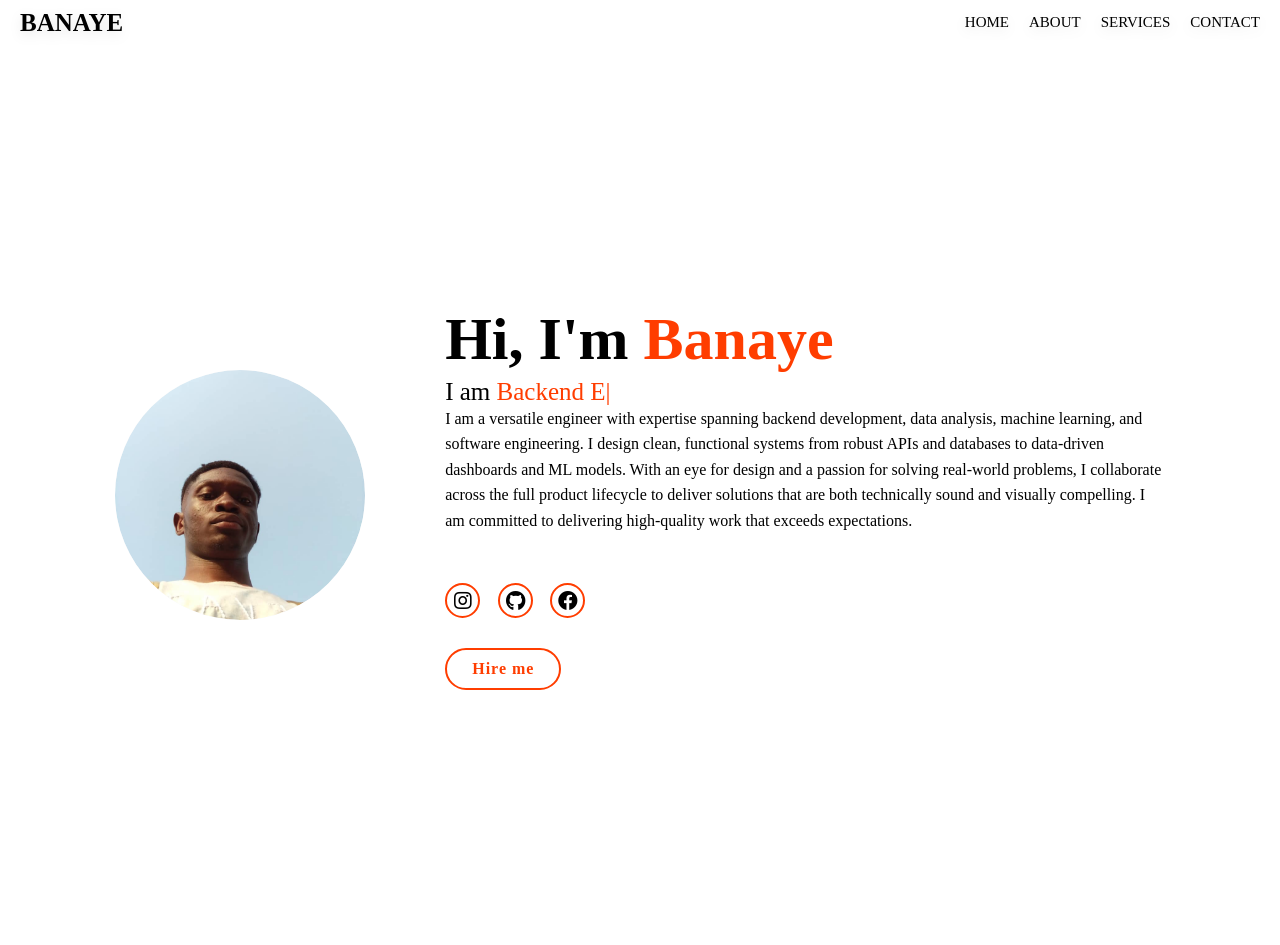
<file: index.html>
<!DOCTYPE html>
<html lang="en">
<head>
    <meta charset="UTF-8">
    <meta name="viewport" content="width=device-width, initial-scale=1.0">
    <link rel="stylesheet" href="https://fonts.googleapis.com/css2?family=Poppins:wght@300;400;500;600;700&display=swap">
    <link rel="stylesheet" href="https://cdnjs.cloudflare.com/ajax/libs/font-awesome/5.15.3/css/all.min.css">
    <link rel="stylesheet" href="styles.css">
    <script src="index.js"></script> 
    <title>portfolio</title>
</head>
<body>
        <header>
            <a href="#" class="logo" id="n-logo">Banaye</a>
            <nav>
                <ul>
                    <li><a href="#home" class="active">Home</a></li>
                    <li><a href="about.html">About</a></li>
                    <li><a href="services.html">Services</a></li>
                    <li><a href="contact.html">Contact</a></li>
                </ul>
            </nav>
        </header>
        <section class="home" id="n-home">
            <div class="home-img" id="n-home-img">
                <img src="den.jpg" alt="">

            </div>

            <div class="home-content">
                <h1>Hi, I'm <span>Banaye</span></h1>
                <h3 class="typing-text" id="n-typing-text">I am <span></span></h3>
                <p>
                   I am a versatile engineer with expertise spanning backend development,
                   data analysis, machine learning, and software engineering. I design clean,
                   functional systems from robust APIs and databases to data-driven dashboards
                   and ML models. With an eye for design and a passion for solving real-world problems,
                   I collaborate across the full product lifecycle to deliver solutions that are both
                   technically sound and visually compelling.
                   I am committed to delivering high-quality work that exceeds expectations.
                </p>
                <div class="social-icons" id="n-social-icons">
                    <a href="#"><i class="fab fa-instagram"></i></a>
                    <a href="https://github.com/banaye"><i class="fab fa-github"></i></a>
                    <a href="#"><i class="fab fa-facebook"></i></a>
                </div>
        
                <div class="hire-me-container">
                    <a href="hire.html" class="btn">Hire me</a>
                </div>
            </div>

        </section>

    
</body>
</html>
</file>
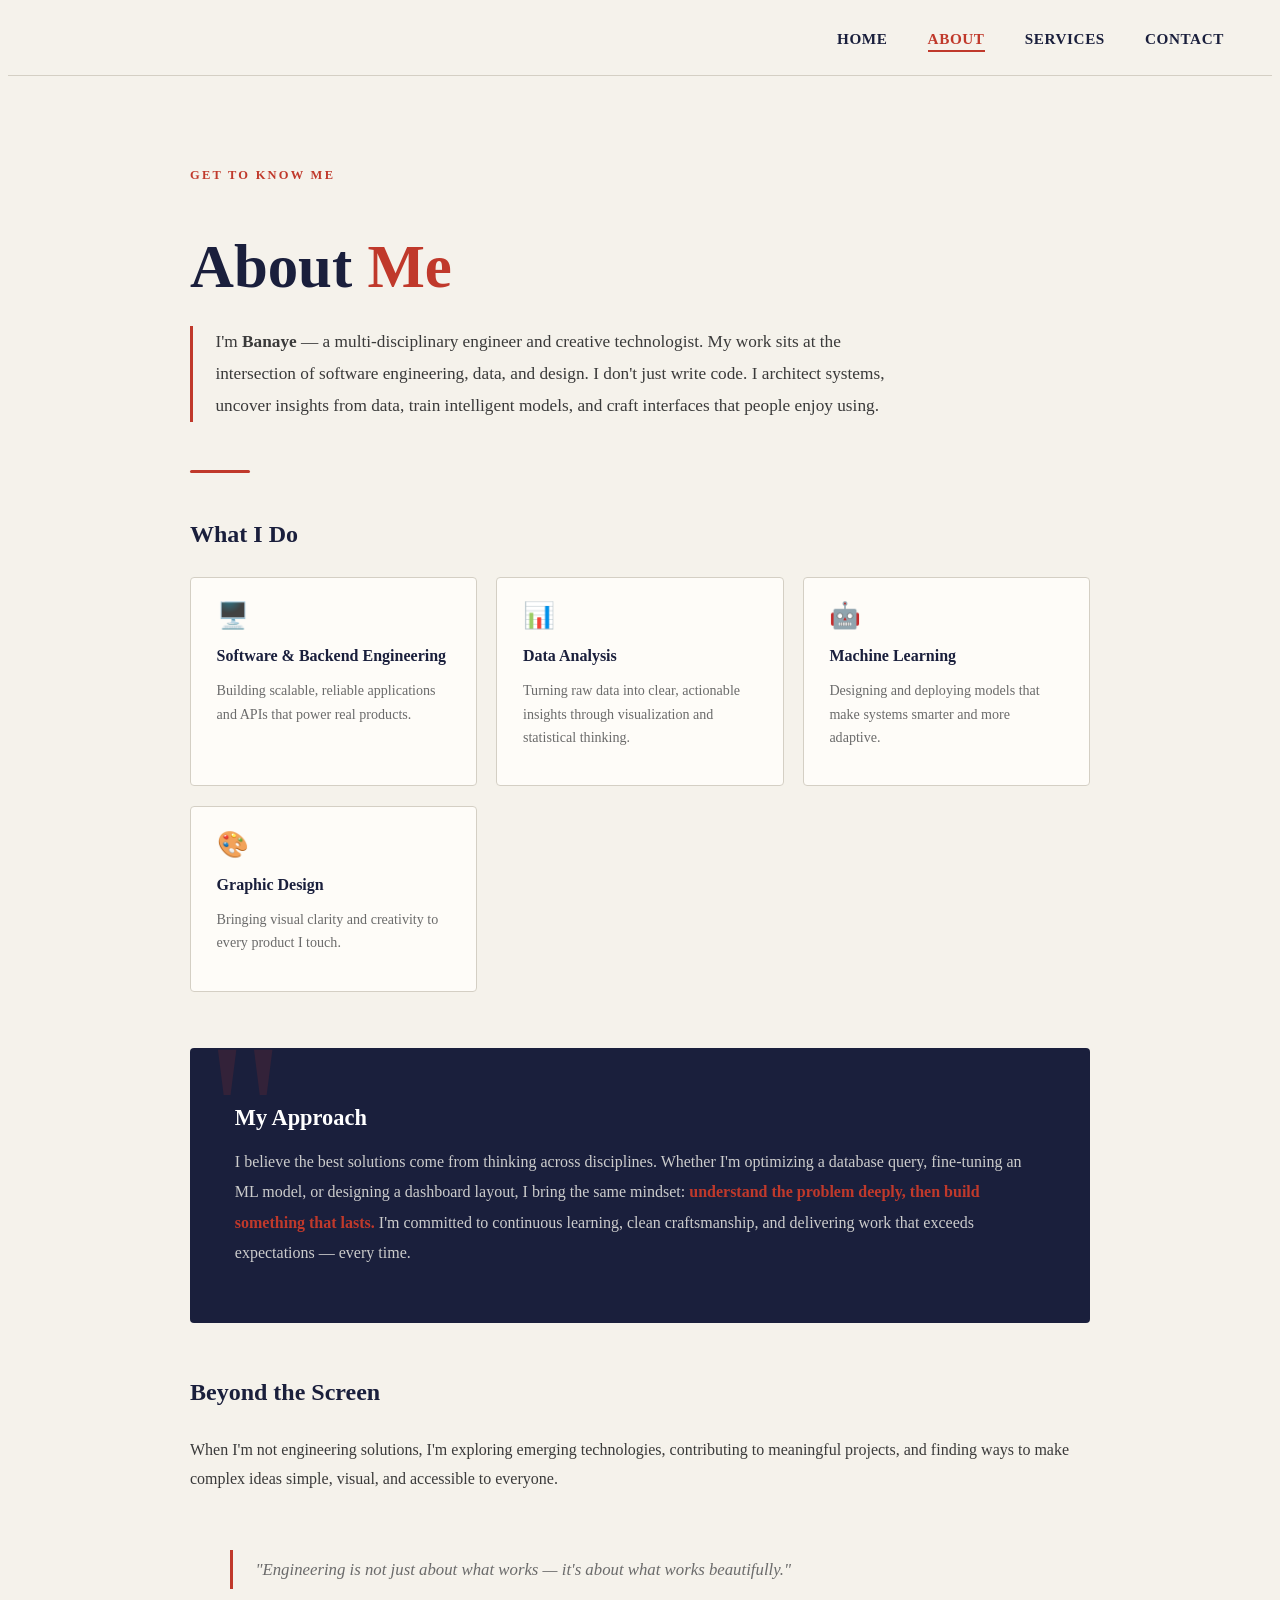
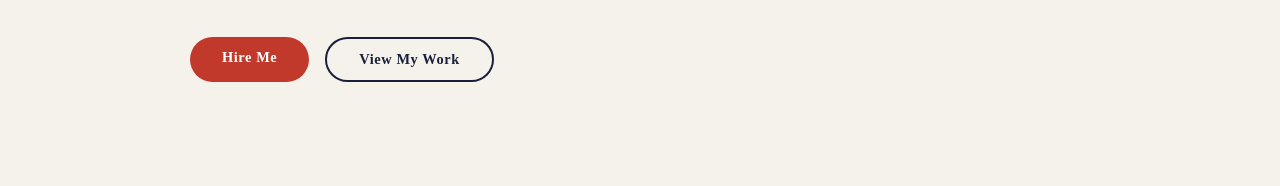
<file: about.html>
<!DOCTYPE html>
<html lang="en">
<head>
    <meta charset="UTF-8">
    <meta name="viewport" content="width=device-width, initial-scale=1.0">
    <link rel="stylesheet" href="https://fonts.googleapis.com/css2?family=Poppins:wght@300;400;500;600;700&display=swap">
    <link rel="stylesheet" href="https://cdnjs.cloudflare.com/ajax/libs/font-awesome/5.15.3/css/all.min.css">
    <link rel="stylesheet" href="about.css">
    <title>About me</title>
</head>
<body>
    <nav>
        <a href="index.html">HOME</a>
        <a href="about.html" class="active">ABOUT</a>
        <a href="services.html">SERVICES</a>
        <a href="contact.html">CONTACT</a>
      </nav>
    
      <section class="about-section">
    
    
    <div class="about-header">
      <p class="about-label">Get to know me</p>
      <h1>About <span>Me</span></h1>
      <p class="about-intro">
        I'm <strong>Banaye</strong> — a multi-disciplinary engineer and creative technologist.
        My work sits at the intersection of software engineering, data, and design.
        I don't just write code. I architect systems, uncover insights from data,
        train intelligent models, and craft interfaces that people enjoy using.
      </p>
    </div>
    
    <div class="divider"></div>
    
    <h2 class="section-title">What I Do</h2>
    <div class="skills-grid">
      <div class="skill-card">
        <span class="skill-icon">🖥️</span>
        <h3>Software & Backend Engineering</h3>
        <p>Building scalable, reliable applications and APIs that power real products.</p>
      </div>
      <div class="skill-card">
        <span class="skill-icon">📊</span>
        <h3>Data Analysis</h3>
        <p>Turning raw data into clear, actionable insights through visualization and statistical thinking.</p>
      </div>
      <div class="skill-card">
        <span class="skill-icon">🤖</span>
        <h3>Machine Learning</h3>
        <p>Designing and deploying models that make systems smarter and more adaptive.</p>
      </div>
      <div class="skill-card">
        <span class="skill-icon">🎨</span>
        <h3>Graphic Design</h3>
        <p>Bringing visual clarity and creativity to every product I touch.</p>
      </div>
    
    </div>
    
    <div class="approach-block">
      <h2>My Approach</h2>
      <p>
        I believe the best solutions come from thinking across disciplines. Whether I'm
        optimizing a database query, fine-tuning an ML model, or designing a dashboard layout,
        I bring the same mindset: <strong>understand the problem deeply, then build something that lasts.</strong>
        I'm committed to continuous learning, clean craftsmanship, and delivering work
        that exceeds expectations — every time.
      </p>
    </div>
    
    <div class="beyond-block">
      <h2 class="section-title">Beyond the Screen</h2>
      <p>
        When I'm not engineering solutions, I'm exploring emerging technologies,
        contributing to meaningful projects, and finding ways to make complex ideas
        simple, visual, and accessible to everyone.
      </p>
    </div>
    
    <blockquote>
      "Engineering is not just about what works — it's about what works beautifully."
    </blockquote>
    
    <div class="cta-row">
      <a href="hire.html" class="btn-primary">Hire Me</a>
      <a href="#" class="btn-outline">View My Work</a>
    </div>
    
    
      </section>
    
</body>
</html>
</file>
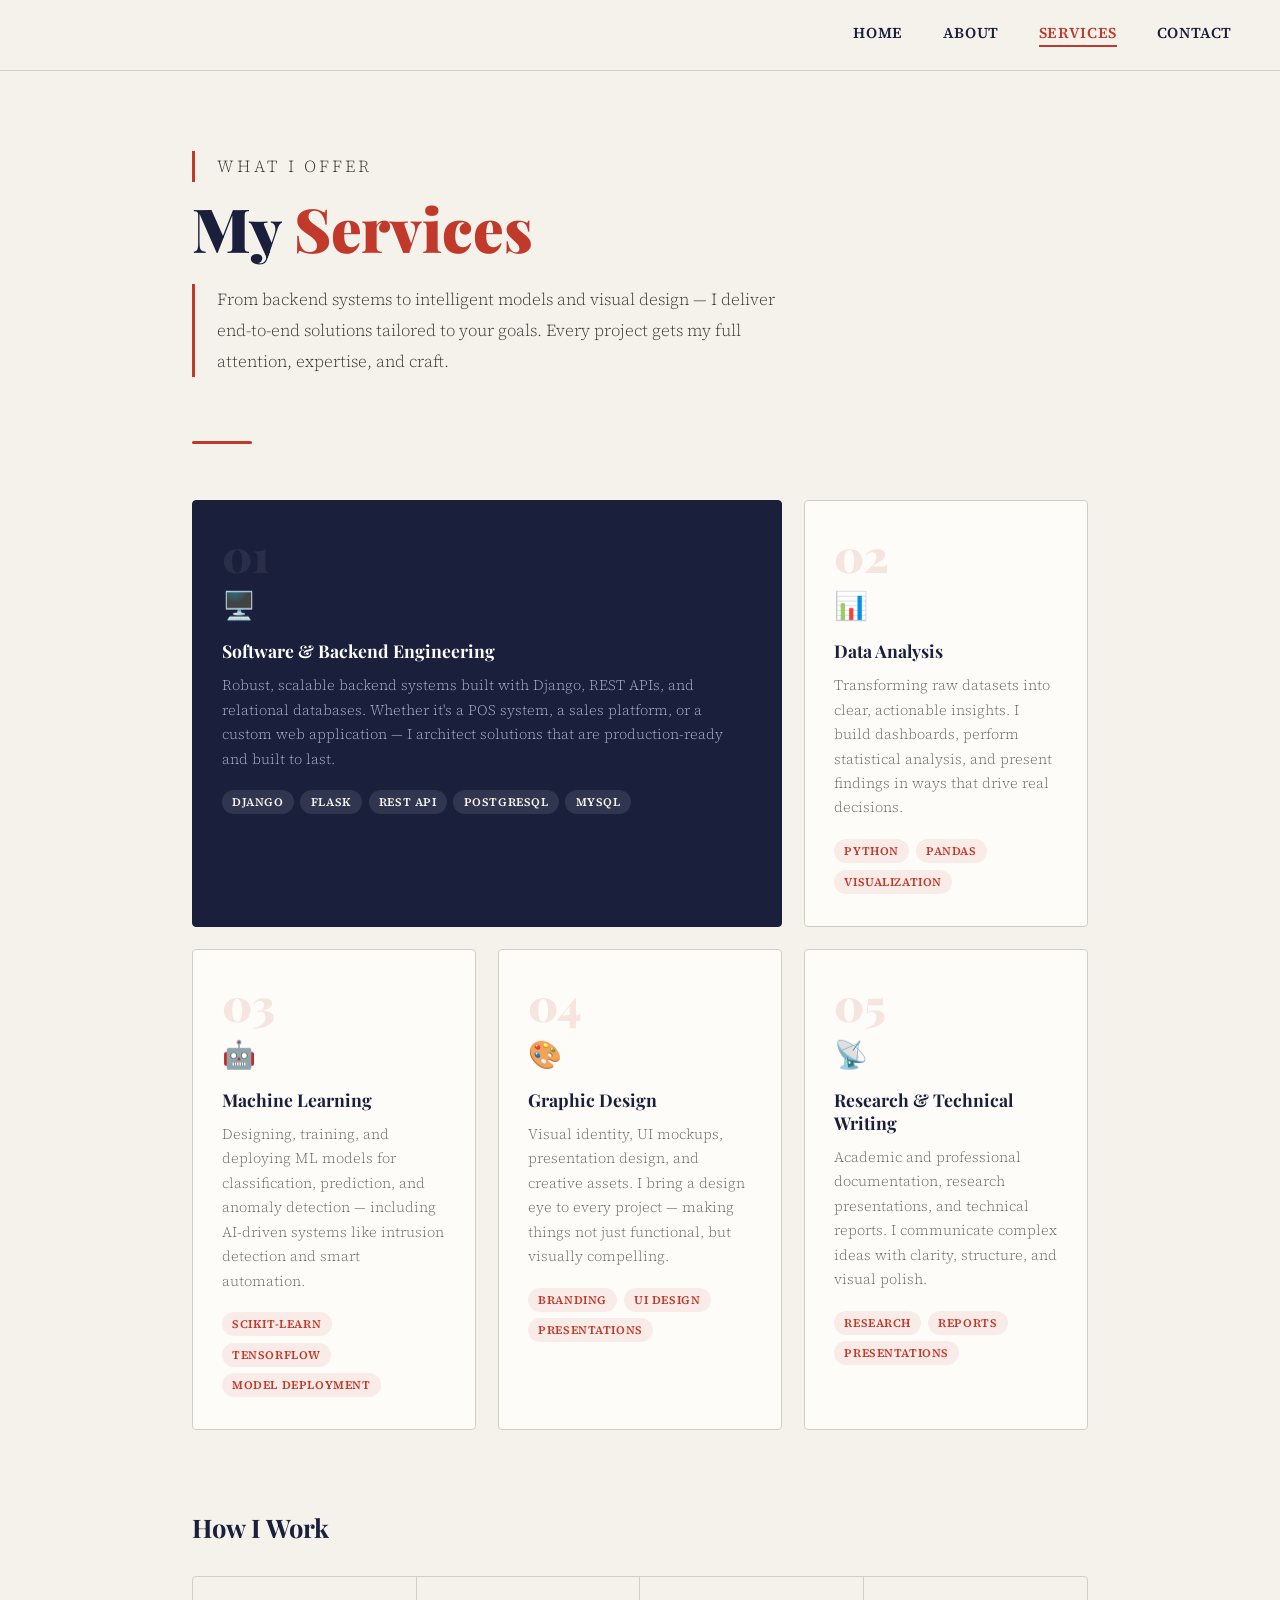
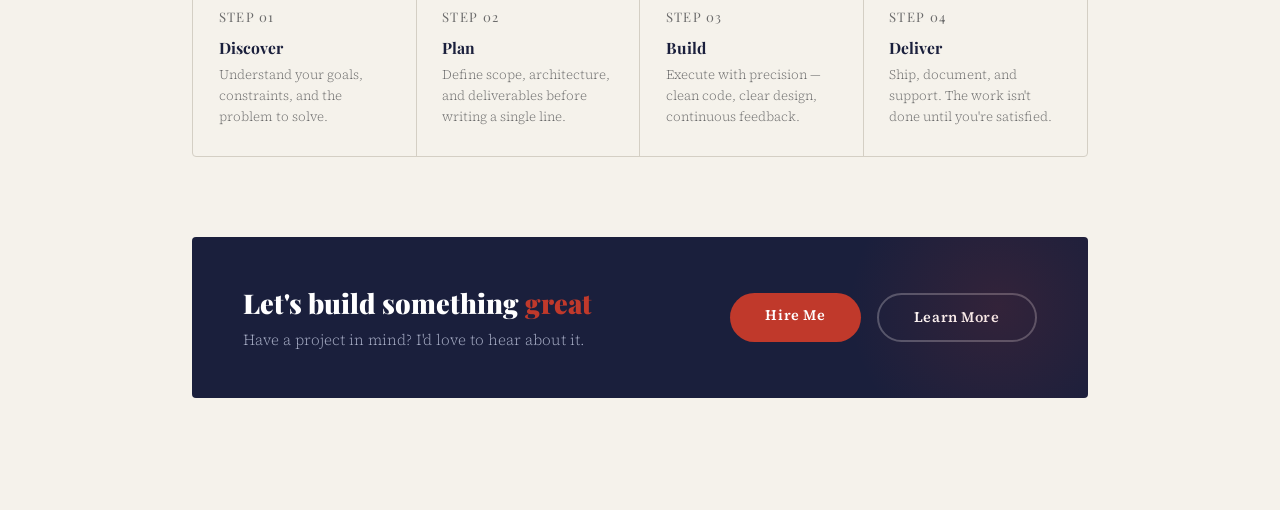
<file: services.html>
<!DOCTYPE html>

<html lang="en">
<head>
  <meta charset="UTF-8" />
  <meta name="viewport" content="width=device-width, initial-scale=1.0"/>
  <title>Services — Banaye</title>
  <link href="https://fonts.googleapis.com/css2?family=Playfair+Display:ital,wght@0,700;0,900;1,700&family=Source+Serif+4:ital,wght@0,300;0,400;0,600;1,300&display=swap" rel="stylesheet"/>
  <link rel="stylesheet" href="services.css"/>
</head>
<body>

  <nav>
    <a href="index.html">HOME</a>
    <a href="about.html">ABOUT</a>
    <a href="services.html" class="active">SERVICES</a>
    <a href="contact.html">CONTACT</a>
  </nav>

  <div class="page">


<!-- Hero -->
<div class="hero">
  <p class="hero-label">What I offer</p>
  <h1>My <span>Services</span></h1>
  <p>
    From backend systems to intelligent models and visual design —
    I deliver end-to-end solutions tailored to your goals.
    Every project gets my full attention, expertise, and craft.
  </p>
</div>

<div class="divider"></div>

<!-- Services Grid -->
<div class="services-grid">

  <div class="service-card featured">
    <div class="service-number">01</div>
    <span class="service-icon">🖥️</span>
    <h3>Software & Backend Engineering</h3>
    <p>
      Robust, scalable backend systems built with Django, REST APIs, and relational databases.
      Whether it's a POS system, a sales platform, or a custom web application —
      I architect solutions that are production-ready and built to last.
    </p>
    <div class="tags">
      <span class="tag">Django</span>
      <span class="tag">Flask</span>
      <span class="tag">REST API</span>
      <span class="tag">PostgreSQL</span>
      <span class="tag">MySQL</span>
    </div>
  </div>

  <div class="service-card">
    <div class="service-number">02</div>
    <span class="service-icon">📊</span>
    <h3>Data Analysis</h3>
    <p>
      Transforming raw datasets into clear, actionable insights.
      I build dashboards, perform statistical analysis, and present findings
      in ways that drive real decisions.
    </p>
    <div class="tags">
      <span class="tag">Python</span>
      <span class="tag">Pandas</span>
      <span class="tag">Visualization</span>
    </div>
  </div>

  <div class="service-card">
    <div class="service-number">03</div>
    <span class="service-icon">🤖</span>
    <h3>Machine Learning</h3>
    <p>
      Designing, training, and deploying ML models for classification,
      prediction, and anomaly detection — including AI-driven systems
      like intrusion detection and smart automation.
    </p>
    <div class="tags">
      <span class="tag">Scikit-learn</span>
      <span class="tag">TensorFlow</span>
      <span class="tag">Model Deployment</span>
    </div>
  </div>

  <div class="service-card">
    <div class="service-number">04</div>
    <span class="service-icon">🎨</span>
    <h3>Graphic Design</h3>
    <p>
      Visual identity, UI mockups, presentation design, and creative assets.
      I bring a design eye to every project — making things not just functional,
      but visually compelling.
    </p>
    <div class="tags">
      <span class="tag">Branding</span>
      <span class="tag">UI Design</span>
      <span class="tag">Presentations</span>
    </div>
  </div>

  

  <div class="service-card">
    <div class="service-number">05</div>
    <span class="service-icon">📡</span>
    <h3>Research & Technical Writing</h3>
    <p>
      Academic and professional documentation, research presentations,
      and technical reports. I communicate complex ideas with clarity,
      structure, and visual polish.
    </p>
    <div class="tags">
      <span class="tag">Research</span>
      <span class="tag">Reports</span>
      <span class="tag">Presentations</span>
    </div>
  </div>

</div>

<!-- Process Section -->
<div class="process-section">
  <h2 class="section-title">How I Work</h2>
  <div class="process-steps">
    <div class="step">
      <p class="step-num">STEP 01</p>
      <h4>Discover</h4>
      <p>Understand your goals, constraints, and the problem to solve.</p>
    </div>
    <div class="step">
      <p class="step-num">STEP 02</p>
      <h4>Plan</h4>
      <p>Define scope, architecture, and deliverables before writing a single line.</p>
    </div>
    <div class="step">
      <p class="step-num">STEP 03</p>
      <h4>Build</h4>
      <p>Execute with precision — clean code, clear design, continuous feedback.</p>
    </div>
    <div class="step">
      <p class="step-num">STEP 04</p>
      <h4>Deliver</h4>
      <p>Ship, document, and support. The work isn't done until you're satisfied.</p>
    </div>
  </div>
</div>

<!-- CTA Banner -->
<div class="cta-banner">
  <div class="cta-text">
    <h2>Let's build something <em>great</em></h2>
    <p>Have a project in mind? I'd love to hear about it.</p>
  </div>
  <div class="cta-actions">
    <a href="hire.html" class="btn-primary">Hire Me</a>
    <a href="about.html" class="btn-ghost">Learn More</a>
  </div>
</div>


  </div>

</body>
</html>
</file>
<file: styles.css>
@import url('https://fonts.googleapis.com/css2?family=Poppins:wght@300;400;500;600;700&display=swap');

*{
    margin: 0;
    padding: 0;
    box-sizing: border-box;
    text-decoration: none;
    outline: none;
    border: none;
    
}
html{
    font-size: 62.5%;
    
}
body{
    width: 100%;
    overflow-y: auto;
    background-color: var(--whitesmoke);
    color: black;
}
header{
    position: relative;
    top: 0;
    left: 0;
    width: 100%;
    height: auto;
    padding: 1rem 2rem;
    background-color: transparent;
    filter: drop-shadow(0 4px 6px rgba(0,0,0,0.1));
    display: flex;
    justify-content: space-between;
    align-items: center;
    z-index: 100;
    transition: all 0.3s ease;
}

/* Logo wrapper - keeps logo and h4 stacked vertically */
.logo-wrapper {
    display: flex;
    flex-direction: column;
    align-items: flex-start;
    gap: 0.25rem;
}

.logo{
    font-size: 2.5rem;
    font-weight: 600;
    text-transform: uppercase;
    color: black;
    cursor: pointer;
    transition: 0.5s ease;
    line-height: 1;
}
.logo:hover{
    color: #ff3d00;
    transform: scale(1.05);
}


header h4 {
    font-size: 0.85rem;
    font-weight: 500;
    color: var(--navy);
    text-transform: uppercase;
    letter-spacing: 0.5px;
    margin: 0;
    padding: 0;
    font-family: 'Poppins', sans-serif;
    background: transparent;
    line-height: 1.3;
    white-space: nowrap;
}

nav ul{
    display: flex;
    gap: 2rem;
    list-style: none;
    margin: 0;
    padding: 0;
    align-items: center;
}
nav a{
    font-size: 1.5rem;
    font-weight: 500;
    color: black;
    transition: 0.5s ease;
    border-bottom: 3px solid transparent;
    text-transform: uppercase;
}
nav a:hover,
nav a.active{
    color: #ff3d00;
    border-bottom: 3px solid #ff3d00;
}

@media (max-width: 991px){
    nav{
        position: absolute;
        display: none;
        top: 100%;
        right: 0;
        width: 40%;
        border-left: 3px solid #ff3d00;
        border-bottom: 3px solid #ff3d00;
        border-bottom-left-radius: 2rem;
        background-color: white;
        border-top: 0.1rem solid #ff3d00;
    }
    

    nav ul{
        display: block;
    }

    nav.active{
        display: block;
    }

    nav a{
        display: block;
        font-size: 2rem;
        margin: 3rem 0;
    }
    nav a:hover,
    nav a.active{
        padding: 1rem;
        border-radius: 0.5rem;
        border-bottom: 0.5rem solid red;
    }
    
    /* Responsive adjustment for h4 */
    .logo-wrapper {
        align-items: center;
        width: 100%;
    }
    
    header {
        flex-direction: column;
        align-items: center;
        text-align: center;
        padding: 0.5rem;
    }
    
    /*header h4 {
        white-space: normal;
        text-align: center;
    }*/
}

section{
    min-height: 100vh;
    padding: 5rem 9% 5rem;
}
.home{
    display: flex;
    justify-content: center;
    align-items: center;
    gap: 8rem;
    background-color: white;
}
.home .home-content h1{
    font-size: 6rem;
    font-weight: 700;
    line-height: 1.3;
    
}

span{
    color: #ff3d00;
}
.home-content h3{
    font-size: 2.5rem;
    font-weight: 500;
    margin-bottom: 1rem 0;
}

.home-content p{
    font-size: 1.6rem;
    font-weight: 400;
    line-height: 1.6;
    margin-bottom: 2rem;
}

.home-img{
    width: 25rem;
    height: 25rem;
    min-width: 25rem;
    min-height: 25rem;
    border-radius: 50%;
    overflow: hidden;
    display: inline-flex;
    align-items: center;
    justify-content: center;
}

.home-img img{
    display: block;
    width: 100%;
    height: 100%;
    object-fit: cover;
    border-radius: 50%;
    box-shadow: 0 0 25px rgba(0,0,0,0.1);
    cursor: pointer;
    transition: 0.2s ease;
}

.home-img img:hover{
    font-size: 1.8rem;
    font-weight: 500;
    
}
.social-icons a{
    display: inline-flex;
    justify-content: center;
    align-items: center;
    width: 3.5rem;
    height: 3.5rem;
    background-color: transparent;
    border: 0.2rem solid #ff3d00;
    transition: 0.3s ease;
    margin: 3rem 1.5rem 3rem 0;
    border-radius: 50%;
    font-size: 2rem;
    color: black;
}

.social-icons a:hover{
    background-color: #ff3d00;
    color: black;
    transform: scale(1.3) translateY(-5px);
    box-shadow: 0 0 25px rgba(255, 61, 0, 0.5);
}

.btn{
    display: inline-block;
    padding: 1rem 2.5rem;
    background-color: transparent;
    color: #ff3d00;
    font-size: 1.6rem;
    font-weight: 600;
    border-radius: 4rem;
    transition: 0.3s ease;
    border: 2px solid #ff3d00;
    cursor: pointer;
    letter-spacing: 0.1rem;
}

.btn:hover{
    transform: translateY(-3px);
    background-color: #ff3d00;
    color: white;
    box-shadow: 0 0 25px rgba(255, 61, 0, 0.5);
}

.typing-text{
    font-size: 34px;
    font-weight:600;
    min-width: 280px;
}

.typing-text span{
    position: relative;
}

/* CSS Animation disabled to prevent conflict with JS */
.typing-text span::before,
.typing-text span::after {
    display: none;
}

@media (max-width: 1000px){
    .home{
        gap: 4rem;
    }
}

@media (max-width: 995px){
    .home{
        flex-direction: column;
        text-align: center;
        margin: 5rem 4rem;
        gap: 3rem;
    }
    .home-content h1{
        font-size: 4rem;
    }
    .home-content h3{
        font-size: 2rem;
        margin-bottom: 1rem;
    }
    .home-img{
        width: 20rem;
        height: 20rem;
        min-width: 20rem;
        min-height: 20rem;
    }
    .home-content p{
        text-align: center;
        padding: 0 1rem;
    }
    /* Center social icons on mobile */
    .social-icons {
        text-align: center;
        display: flex;
        justify-content: center;
        flex-wrap: wrap;
    }
    .social-icons a {
        margin: 2rem 1rem;
    }
    /* Center hire button */
    .hire-me-container {
        justify-content: center;
    }
}

/* Mobile Menu Button */
.menu-btn {
    display: none;
    font-size: 2.5rem;
    cursor: pointer;
    color: black;
    transition: 0.3s ease;
    background: none;
    border: none;
    z-index: 101;
}

.menu-btn:hover {
    color: #ff3d00;
}

/* Overlay background when menu is open */
.overlay {
    position: fixed;
    top: 0;
    left: 0;
    width: 100%;
    height: 100%;
    background-color: rgba(0,0,0,0.5);
    z-index: 98;
    opacity: 0;
    visibility: hidden;
    transition: 0.3s ease;
}

.overlay.active {
    opacity: 1;
    visibility: visible;
}

/* Fix for mobile navigation */
@media (max-width: 991px){
    nav {
        position: fixed;
        top: 0;
        right: -100%;
        width: 70%;
        max-width: 300px;
        height: 100vh;
        border-left: 3px solid #ff3d00;
        border-bottom: none;
        border-bottom-left-radius: 0;
        background-color: white;
        border-top: none;
        display: block !important;
        transition: right 0.3s ease-in-out;
        z-index: 99;
        padding-top: 8rem;
        box-shadow: -5px 0 15px rgba(0,0,0,0.1);
    }

    nav.active {
        right: 0;
    }

    nav ul {
        display: block;
        padding: 0;
    }

    nav li {
        margin: 0;
        text-align: center;
    }

    nav a {
        display: block;
        font-size: 1.8rem;
        margin: 2rem 0;
        padding: 1rem;
        transition: 0.3s ease;
    }
    
    nav a:hover,
    nav a.active {
        padding: 1rem;
        border-radius: 0.5rem;
        border-bottom: none;
        background-color: #ff3d00;
        color: white;
    }

    .menu-btn {
        display: block;
    }
    
    /* Additional responsive fix for h4 on mobile */
    .logo-wrapper {
        align-items: center;
    }
    
    header h4 {
        text-align: center;
        white-space: normal;
    }
}

/* Fix for very small screens */
@media (max-width: 480px) {
    nav {
        width: 85%;
    }
    
    nav a {
        font-size: 1.6rem;
        margin: 1.5rem 0;
    }
    
    .home {
        margin: 5rem 2rem;
    }
    
    .home-content h1 {
        font-size: 3rem;
    }
    
    .home-content h3 {
        font-size: 1.8rem;
    }
    
    .typing-text {
        font-size: 2rem;
    }
    
    .social-icons a {
        width: 3rem;
        height: 3rem;
        font-size: 1.6rem;
        margin: 1.5rem 0.8rem;
    }
    
    .btn {
        padding: 0.8rem 2rem;
        font-size: 1.4rem;
    }
    
    header h4 {
        font-size: 0.7rem;
    }
}
</file>
<file: about.css>
:root {
    --cream: #f5f2eb;
    --navy: #1a1f3c;
    --red: #c0392b;
    --muted: #6b6b6b;
    --border: #d4cfc4;
    --card-bg: #fefcf8;
  }
  
  body {
    background-color: var(--cream);
    font-family: 'Source Serif 4', Georgia, serif;
    color: var(--navy);
    min-height: 100vh;
  }
  
  /* ── NAV ── */
  nav {
    display: flex;
    justify-content: flex-end;
    gap: 2.5rem;
    padding: 1.4rem 3rem;
    font-family: 'Source Serif 4', serif;
    font-size: 0.95rem;
    font-weight: 600;
    letter-spacing: 0.04em;
    border-bottom: 1px solid var(--border);
  }
  nav a { text-decoration: none; color: var(--navy); transition: color 0.2s; }
  nav a:hover { color: var(--red); }
  nav a.active { color: var(--red); border-bottom: 2px solid var(--red); padding-bottom: 2px; }
  
  /* ── ABOUT WRAPPER ── */
  .about-section {
    max-width: 900px;
    margin: 0 auto;
    padding: 5rem 2rem 6rem;
    opacity: 0;
    transform: translateY(24px);
    animation: fadeUp 0.7s ease forwards 0.15s;
  }
  
  @keyframes fadeUp {
    to { opacity: 1; transform: translateY(0); }
  }
  
  /* ── HEADER ── */
  .about-label {
    font-size: 0.78rem;
    letter-spacing: 0.18em;
    text-transform: uppercase;
    color: var(--red);
    font-weight: 600;
    margin-bottom: 0.8rem;
  }
  .about-header h1 {
    font-family: 'Playfair Display', Georgia, serif;
    font-size: clamp(2.4rem, 5vw, 3.8rem);
    font-weight: 900;
    color: var(--navy);
    line-height: 1.1;
    margin-bottom: 1.6rem;
  }
  .about-header h1 span { color: var(--red); }
  
  .about-intro {
    font-size: 1.08rem;
    font-weight: 300;
    line-height: 1.85;
    color: #3a3a3a;
    max-width: 680px;
    border-left: 3px solid var(--red);
    padding-left: 1.4rem;
  }
  
  /* ── DIVIDER ── */
  .divider {
    width: 60px;
    height: 3px;
    background: var(--red);
    margin: 3rem 0;
    border-radius: 2px;
  }
  
  /* ── SECTION TITLE ── */
  .section-title {
    font-family: 'Playfair Display', serif;
    font-size: 1.5rem;
    font-weight: 700;
    color: var(--navy);
    margin-bottom: 1.8rem;
  }
  
  /* ── SKILLS GRID ── */
  .skills-grid {
    display: grid;
    grid-template-columns: repeat(auto-fill, minmax(260px, 1fr));
    gap: 1.2rem;
    margin-bottom: 3.5rem;
  }
  
  .skill-card {
    background: var(--card-bg);
    border: 1px solid var(--border);
    border-radius: 4px;
    padding: 1.4rem 1.6rem;
    transition: border-color 0.25s, transform 0.25s, box-shadow 0.25s;
    opacity: 0;
    transform: translateY(16px);
    animation: fadeUp 0.5s ease forwards;
  }
  .skill-card:nth-child(1) { animation-delay: 0.3s; }
  .skill-card:nth-child(2) { animation-delay: 0.42s; }
  .skill-card:nth-child(3) { animation-delay: 0.54s; }
  .skill-card:nth-child(4) { animation-delay: 0.66s; }
  .skill-card:nth-child(5) { animation-delay: 0.78s; }
  
  .skill-card:hover {
    border-color: var(--red);
    transform: translateY(-3px);
    box-shadow: 0 8px 24px rgba(192,57,43,0.1);
  }
  
  .skill-icon { font-size: 1.6rem; margin-bottom: 0.7rem; display: block; }
  .skill-card h3 {
    font-family: 'Playfair Display', serif;
    font-size: 1rem;
    font-weight: 700;
    color: var(--navy);
    margin-bottom: 0.4rem;
  }
  .skill-card p { font-size: 0.88rem; font-weight: 300; line-height: 1.65; color: var(--muted); }
  
  /* ── APPROACH BLOCK ── */
  .approach-block {
    background: var(--navy);
    color: var(--cream);
    border-radius: 4px;
    padding: 2.4rem 2.8rem;
    margin-bottom: 3.5rem;
    position: relative;
    overflow: hidden;
  }
  .approach-block::before {
    content: '"';
    font-family: 'Playfair Display', serif;
    font-size: 12rem;
    color: rgba(192,57,43,0.15);
    position: absolute;
    top: -2rem; left: 1rem;
    line-height: 1;
    pointer-events: none;
  }
  .approach-block h2 {
    font-family: 'Playfair Display', serif;
    font-size: 1.4rem;
    color: #fff;
    margin-bottom: 1rem;
  }
  .approach-block p {
    font-size: 1rem;
    font-weight: 300;
    line-height: 1.9;
    color: #ccc;
    position: relative;
    z-index: 1;
  }
  .approach-block p strong { color: var(--red); font-weight: 600; }
  
  /* ── BEYOND BLOCK ── */
  .beyond-block { margin-bottom: 3.5rem; }
  .beyond-block p { font-size: 1rem; font-weight: 300; line-height: 1.85; color: #3a3a3a; }
  
  /* ── QUOTE ── */
  blockquote {
    border-left: 3px solid var(--red);
    padding: 0.6rem 1.4rem;
    font-style: italic;
    font-size: 1.05rem;
    color: var(--muted);
    font-weight: 300;
    margin-bottom: 3rem;
  }
  
  /* ── CTA ── */
  .cta-row { display: flex; gap: 1rem; flex-wrap: wrap; }
  .btn-primary {
    display: inline-block;
    background: var(--red);
    color: #fff;
    padding: 0.75rem 2rem;
    border-radius: 2rem;
    font-size: 0.9rem;
    font-weight: 600;
    letter-spacing: 0.04em;
    text-decoration: none;
    transition: background 0.2s, transform 0.2s;
  }
  .btn-primary:hover { background: #a93226; transform: translateY(-2px); }
  
  .btn-outline {
    display: inline-block;
    border: 2px solid var(--navy);
    color: var(--navy);
    padding: 0.75rem 2rem;
    border-radius: 2rem;
    font-size: 0.9rem;
    font-weight: 600;
    letter-spacing: 0.04em;
    text-decoration: none;
    transition: border-color 0.2s, color 0.2s, transform 0.2s;
  }
  .btn-outline:hover { border-color: var(--red); color: var(--red); transform: translateY(-2px); }
  
  @media (max-width: 600px) {
    nav { padding: 1rem 1.2rem; gap: 1.4rem; font-size: 0.85rem; }
    .about-section { padding: 3rem 1.2rem 4rem; }
    .approach-block { padding: 1.8rem 1.6rem; }
  }
</file>
<file: services.css>
*, *::before, *::after { box-sizing: border-box; margin: 0; padding: 0; }


:root {
  --cream: #f5f2eb;
  --navy: #1a1f3c;
  --red: #c0392b;
  --muted: #6b6b6b;
  --border: #d4cfc4;
  --card-bg: #fefcf8;
  --card-dark: #1e2340;
}

body {
  background-color: var(--cream);
  font-family: 'Source Serif 4', Georgia, serif;
  color: var(--navy);
  min-height: 100vh;
}

/* ── NAV ── */
nav {
  display: flex;
  justify-content: flex-end;
  gap: 2.5rem;
  padding: 1.4rem 3rem;
  font-size: 0.95rem;
  font-weight: 600;
  letter-spacing: 0.04em;
  border-bottom: 1px solid var(--border);
}
nav a { text-decoration: none; color: var(--navy); transition: color 0.2s; }
nav a:hover { color: var(--red); }
nav a.active { color: var(--red); border-bottom: 2px solid var(--red); padding-bottom: 2px; }

/* ── PAGE WRAPPER ── */
.page {
  max-width: 960px;
  margin: 0 auto;
  padding: 5rem 2rem 7rem;
}

/* ── HERO ── */
.hero {
  margin-bottom: 4rem;
  opacity: 0;
  transform: translateY(20px);
  animation: fadeUp 0.65s ease forwards 0.1s;
}
.hero-label {
  font-size: 0.78rem;
  letter-spacing: 0.18em;
  text-transform: uppercase;
  color: var(--red);
  font-weight: 600;
  margin-bottom: 0.8rem;
}
.hero h1 {
  font-family: 'Playfair Display', serif;
  font-size: clamp(2.4rem, 5vw, 3.8rem);
  font-weight: 900;
  line-height: 1.1;
  color: var(--navy);
  margin-bottom: 1.4rem;
}
.hero h1 span { color: var(--red); }
.hero p {
  font-size: 1.05rem;
  font-weight: 300;
  line-height: 1.85;
  color: #3a3a3a;
  max-width: 620px;
  border-left: 3px solid var(--red);
  padding-left: 1.4rem;
}

@keyframes fadeUp {
  to { opacity: 1; transform: translateY(0); }
}

/* ── DIVIDER ── */
.divider {
  width: 60px; height: 3px;
  background: var(--red);
  border-radius: 2px;
  margin: 0 0 3.5rem;
}

/* ── SERVICES GRID ── */
.services-grid {
  display: grid;
  grid-template-columns: repeat(auto-fill, minmax(280px, 1fr));
  gap: 1.4rem;
  margin-bottom: 5rem;
}

.service-card {
  background: var(--card-bg);
  border: 1px solid var(--border);
  border-radius: 4px;
  padding: 2rem 1.8rem;
  position: relative;
  overflow: hidden;
  transition: transform 0.28s ease, box-shadow 0.28s ease, border-color 0.28s ease;
  opacity: 0;
  transform: translateY(18px);
  animation: fadeUp 0.5s ease forwards;
}
.service-card:nth-child(1) { animation-delay: 0.25s; }
.service-card:nth-child(2) { animation-delay: 0.37s; }
.service-card:nth-child(3) { animation-delay: 0.49s; }
.service-card:nth-child(4) { animation-delay: 0.61s; }
.service-card:nth-child(5) { animation-delay: 0.73s; }
.service-card:nth-child(6) { animation-delay: 0.85s; }

.service-card::after {
  content: '';
  position: absolute;
  bottom: 0; left: 0;
  width: 0; height: 3px;
  background: var(--red);
  transition: width 0.35s ease;
}
.service-card:hover::after { width: 100%; }
.service-card:hover {
  transform: translateY(-4px);
  box-shadow: 0 12px 32px rgba(26,31,60,0.1);
  border-color: transparent;
}

.service-number {
  font-family: 'Playfair Display', serif;
  font-size: 2.8rem;
  font-weight: 900;
  color: rgba(192,57,43,0.12);
  line-height: 1;
  margin-bottom: 0.6rem;
  transition: color 0.28s;
}
.service-card:hover .service-number { color: rgba(192,57,43,0.22); }

.service-icon {
  font-size: 1.7rem;
  margin-bottom: 0.9rem;
  display: block;
}
.service-card h3 {
  font-family: 'Playfair Display', serif;
  font-size: 1.1rem;
  font-weight: 700;
  color: var(--navy);
  margin-bottom: 0.7rem;
}
.service-card p {
  font-size: 0.9rem;
  font-weight: 300;
  line-height: 1.7;
  color: var(--muted);
  margin-bottom: 1.2rem;
}

.tags {
  display: flex;
  flex-wrap: wrap;
  gap: 0.4rem;
}
.tag {
  font-size: 0.72rem;
  font-weight: 600;
  letter-spacing: 0.05em;
  text-transform: uppercase;
  color: var(--red);
  background: rgba(192,57,43,0.08);
  padding: 0.25rem 0.65rem;
  border-radius: 2rem;
}

/* ── FEATURED DARK CARD ── */
.service-card.featured {
  background: var(--navy);
  border-color: var(--navy);
  grid-column: span 2;
}
@media (max-width: 620px) {
  .service-card.featured { grid-column: span 1; }
}
.service-card.featured .service-number { color: rgba(255,255,255,0.07); }
.service-card.featured:hover .service-number { color: rgba(255,255,255,0.13); }
.service-card.featured h3 { color: #fff; }
.service-card.featured p { color: #aab0c8; }
.service-card.featured .tag {
  color: #f5f2eb;
  background: rgba(255,255,255,0.1);
}
.service-card.featured::after { background: var(--red); }

/* ── PROCESS SECTION ── */
.process-section { margin-bottom: 5rem; }
.section-title {
  font-family: 'Playfair Display', serif;
  font-size: 1.6rem;
  font-weight: 700;
  color: var(--navy);
  margin-bottom: 2rem;
}

.process-steps {
  display: grid;
  grid-template-columns: repeat(auto-fill, minmax(200px, 1fr));
  gap: 0;
  border: 1px solid var(--border);
  border-radius: 4px;
  overflow: hidden;
}
.step {
  padding: 1.8rem 1.6rem;
  border-right: 1px solid var(--border);
  position: relative;
  transition: background 0.25s;
}
.step:last-child { border-right: none; }
.step:hover { background: var(--card-bg); }

.step-num {
  font-family: 'Playfair Display', serif;
  font-size: 0.8rem;
  font-weight: 700;
  color: var(--red);
  letter-spacing: 0.1em;
  margin-bottom: 0.6rem;
}
.step h4 {
  font-family: 'Playfair Display', serif;
  font-size: 0.98rem;
  font-weight: 700;
  color: var(--navy);
  margin-bottom: 0.4rem;
}
.step p { font-size: 0.82rem; font-weight: 300; line-height: 1.6; color: var(--muted); }

/* ── CTA BANNER ── */
.cta-banner {
  background: var(--navy);
  border-radius: 4px;
  padding: 3rem 3.2rem;
  display: flex;
  align-items: center;
  justify-content: space-between;
  gap: 2rem;
  flex-wrap: wrap;
  position: relative;
  overflow: hidden;
}
.cta-banner::before {
  content: '';
  position: absolute;
  width: 300px; height: 300px;
  border-radius: 50%;
  background: radial-gradient(circle, rgba(192,57,43,0.15), transparent 70%);
  top: -80px; right: -60px;
  pointer-events: none;
}
.cta-text h2 {
  font-family: 'Playfair Display', serif;
  font-size: 1.7rem;
  font-weight: 900;
  color: #fff;
  margin-bottom: 0.5rem;
}
.cta-text h2 em { color: var(--red); font-style: normal; }
.cta-text p { font-size: 0.95rem; font-weight: 300; color: #aab0c8; }

.cta-actions { display: flex; gap: 1rem; flex-wrap: wrap; }
.btn-primary {
  display: inline-block;
  background: var(--red);
  color: #fff;
  padding: 0.8rem 2.2rem;
  border-radius: 2rem;
  font-size: 0.9rem;
  font-weight: 600;
  letter-spacing: 0.04em;
  text-decoration: none;
  transition: background 0.2s, transform 0.2s;
  white-space: nowrap;
}
.btn-primary:hover { background: #a93226; transform: translateY(-2px); }

.btn-ghost {
  display: inline-block;
  border: 2px solid rgba(255,255,255,0.25);
  color: #fff;
  padding: 0.8rem 2.2rem;
  border-radius: 2rem;
  font-size: 0.9rem;
  font-weight: 600;
  letter-spacing: 0.04em;
  text-decoration: none;
  transition: border-color 0.2s, transform 0.2s;
  white-space: nowrap;
}
.btn-ghost:hover { border-color: var(--red); transform: translateY(-2px); }

@media (max-width: 600px) {
  nav { padding: 1rem 1.2rem; gap: 1.4rem; font-size: 0.85rem; }
  .page { padding: 3rem 1.2rem 5rem; }
  .cta-banner { padding: 2rem 1.6rem; }
  .process-steps { grid-template-columns: 1fr 1fr; }
  .step { border-bottom: 1px solid var(--border); }
}
</file>
